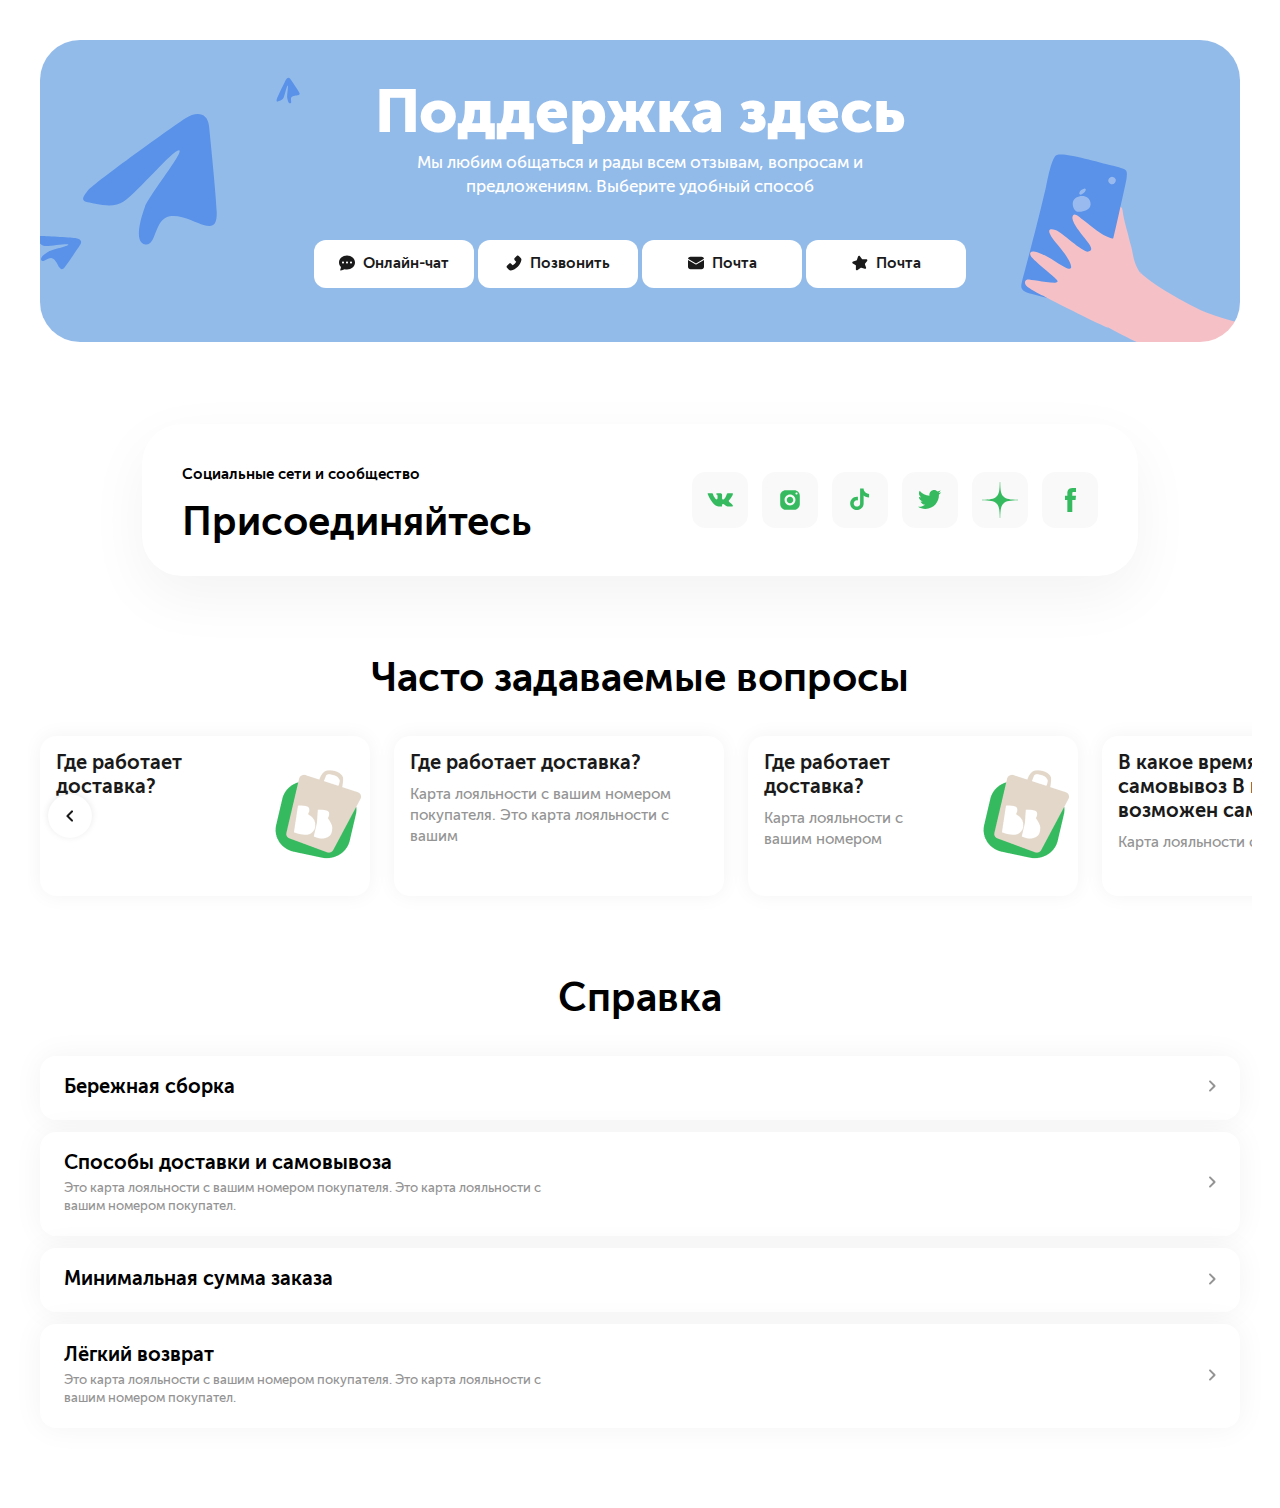
<file: index.html>
<!doctype html><html><head><meta charset="utf-8"/><meta name="viewport" content="width=device-width,user-scalable=no,initial-scale=1,maximum-scale=1,minimum-scale=1"><meta http-equiv="X-UA-Compatible" content="ie=edge"><title>Vkusvill</title><script defer="defer" src="main.js"></script><link href="main.css" rel="stylesheet"></head><body><svg xmlns="http://www.w3.org/2000/svg" style="display: none"><symbol id="online_chat" viewBox="0 0 16 16"><path d="M14.4 3.2H13.6V9.6C13.6 10.04 13.24 10.4 12.8 10.4H3.2V11.2C3.2 12.08 3.92 12.8 4.8 12.8H12.8L16 16V4.8C16 3.92 15.28 3.2 14.4 3.2ZM12 7.2V1.6C12 0.72 11.28 0 10.4 0H1.6C0.72 0 0 0.72 0 1.6V12L3.2 8.8H10.4C11.28 8.8 12 8.08 12 7.2Z"/></symbol><symbol id="online_chat_sm" viewBox="0 0 14 13"><path fill-rule="evenodd" clip-rule="evenodd" d="M14 6.09459C14 9.46054 10.8658 12.1892 7 12.1892C6.3067 12.1901 5.61626 12.1005 4.94637 11.9228C4.43537 12.1805 3.262 12.675 1.288 12.9971C1.113 13.025 0.98 12.8439 1.04912 12.682C1.35888 11.9541 1.63888 10.9842 1.72287 10.0996C0.651 9.0287 0 7.62694 0 6.09459C0 2.72863 3.13425 0 7 0C10.8658 0 14 2.72863 14 6.09459ZM4.375 6.09459C4.375 6.3255 4.28281 6.54695 4.11872 6.71023C3.95462 6.87351 3.73206 6.96524 3.5 6.96524C3.26794 6.96524 3.04538 6.87351 2.88128 6.71023C2.71719 6.54695 2.625 6.3255 2.625 6.09459C2.625 5.86367 2.71719 5.64222 2.88128 5.47894C3.04538 5.31566 3.26794 5.22393 3.5 5.22393C3.73206 5.22393 3.95462 5.31566 4.11872 5.47894C4.28281 5.64222 4.375 5.86367 4.375 6.09459ZM7.875 6.09459C7.875 6.3255 7.78281 6.54695 7.61872 6.71023C7.45462 6.87351 7.23206 6.96524 7 6.96524C6.76794 6.96524 6.54538 6.87351 6.38128 6.71023C6.21719 6.54695 6.125 6.3255 6.125 6.09459C6.125 5.86367 6.21719 5.64222 6.38128 5.47894C6.54538 5.31566 6.76794 5.22393 7 5.22393C7.23206 5.22393 7.45462 5.31566 7.61872 5.47894C7.78281 5.64222 7.875 5.86367 7.875 6.09459ZM10.5 6.96524C10.7321 6.96524 10.9546 6.87351 11.1187 6.71023C11.2828 6.54695 11.375 6.3255 11.375 6.09459C11.375 5.86367 11.2828 5.64222 11.1187 5.47894C10.9546 5.31566 10.7321 5.22393 10.5 5.22393C10.2679 5.22393 10.0454 5.31566 9.88128 5.47894C9.71719 5.64222 9.625 5.86367 9.625 6.09459C9.625 6.3255 9.71719 6.54695 9.88128 6.71023C10.0454 6.87351 10.2679 6.96524 10.5 6.96524Z"/></symbol><symbol id="call" viewBox="0 0 14 14"><path d="M12.894 2.55413L11.2138 0.875486C11.0953 0.75644 10.9544 0.661986 10.7993 0.597548C10.6441 0.53311 10.4778 0.49996 10.3098 0.5C9.96745 0.5 9.64562 0.634102 9.40424 0.875486L7.59625 2.6835C7.47721 2.80202 7.38276 2.9429 7.31832 3.09803C7.25388 3.25317 7.22073 3.41951 7.22077 3.5875C7.22077 3.92985 7.35487 4.2517 7.59625 4.49308L8.91832 5.81517C8.60885 6.49729 8.1786 7.11783 7.64831 7.64684C7.11936 8.17842 6.49889 8.61025 5.81667 8.9216L4.4946 7.59951C4.37608 7.48047 4.2352 7.38601 4.08007 7.32158C3.92493 7.25714 3.75859 7.22399 3.59061 7.22403C3.24826 7.22403 2.92642 7.35813 2.68504 7.59951L0.875481 9.40595C0.756291 9.52469 0.661757 9.66583 0.597317 9.82124C0.532877 9.97666 0.499804 10.1433 0.500001 10.3115C0.500001 10.6539 0.634101 10.9757 0.875481 11.2171L2.55252 12.8942C2.93746 13.2807 3.46913 13.5 4.015 13.5C4.13016 13.5 4.2406 13.4905 4.34946 13.4716C6.47612 13.1214 8.58544 11.9902 10.2877 10.2894C11.9884 8.59029 13.118 6.48252 13.473 4.34951C13.5803 3.69794 13.3641 3.02743 12.894 2.55413Z"/></symbol><symbol id="email" viewBox="0 0 14 11"><path d="M14 2.85408V8.88461C14 9.44565 13.7695 9.98371 13.3593 10.3804C12.9491 10.7771 12.3927 11 11.8125 11H2.1875C1.60734 11 1.05094 10.7771 0.640704 10.3804C0.230468 9.98371 0 9.44565 0 8.88461V2.85408L6.77775 6.71085C6.84508 6.74925 6.92183 6.7695 7 6.7695C7.07817 6.7695 7.15492 6.74925 7.22225 6.71085L14 2.85408ZM11.8125 2.61907e-08C12.3508 -8.18366e-05 12.8701 0.191744 13.2713 0.53878C13.6725 0.885816 13.9272 1.3637 13.9869 1.881L7 5.85538L0.0131251 1.881C0.0727635 1.3637 0.327533 0.885816 0.728696 0.53878C1.12986 0.191744 1.64925 -8.18366e-05 2.1875 2.61907e-08H11.8125Z"/></symbol><symbol id="review" viewBox="0 0 16 15"><path fill-rule="evenodd" clip-rule="evenodd" d="M10.8101 3.83127C10.4875 3.841 10.1801 3.69443 9.98451 3.4377L7.93552 0.747908C7.4055 0.0521323 6.3128 0.23425 6.03709 1.06431L4.97165 4.27197C4.86987 4.57839 4.6264 4.81682 4.31791 4.91216L1.03898 5.92556C0.156267 6.19837 -0.00636112 7.37764 0.769558 7.87919L3.45772 9.61681C3.74765 9.80421 3.92041 10.1279 3.91473 10.4731L3.86255 13.6432C3.84783 14.5372 4.85763 15.0665 5.58442 14.5458L8.46604 12.4813C8.71795 12.3008 9.0393 12.2473 9.33609 12.3364L12.7303 13.3559C13.5866 13.6131 14.3705 12.7851 14.0669 11.9442L12.9905 8.96207C12.8733 8.63735 12.9319 8.27514 13.1454 8.00391L15.1257 5.4889C15.6973 4.76304 15.1614 3.7001 14.2379 3.72794L10.8101 3.83127Z"/></symbol><symbol id="vk" viewBox="0 0 26 14"><path d="M23.1737 9.62652C25.1957 11.3914 25.616 12.0214 25.6847 12.1289C26.5226 13.4352 24.7555 13.5943 24.7555 13.5943H21.0315C21.0315 13.5943 20.1249 13.6041 19.3503 13.0993C18.0876 12.2862 16.7652 10.7098 15.836 10.9835C15.0559 11.2127 15.0631 12.2489 15.0631 13.1349C15.0631 13.4521 14.7856 13.5943 14.1593 13.5943C13.5329 13.5943 13.2725 13.5943 12.995 13.5943C10.955 13.5943 8.74134 12.9189 6.53314 10.6502C3.4093 7.44313 0.669615 0.982714 0.669615 0.982714C0.669615 0.982714 0.507819 0.657472 0.684077 0.459305C0.883837 0.237145 1.42707 0.265581 1.42707 0.265581L5.03811 0.264693C5.03811 0.264693 5.37797 0.327786 5.62202 0.496628C5.82359 0.635256 5.93567 0.90007 5.93567 0.90007C5.93567 0.90007 6.54218 2.8693 7.31501 4.12494C8.8245 6.57581 9.52682 6.63802 10.0393 6.37409C10.7877 5.99198 10.5437 3.38649 10.5437 3.38649C10.5437 3.38649 10.5771 2.26769 10.1867 1.76916C9.88566 1.38349 9.30989 1.17821 9.05861 1.14622C8.85523 1.12045 9.19509 0.770329 9.62806 0.570385C10.2065 0.317123 10.9938 0.252252 12.3515 0.264693C13.4081 0.274468 13.7127 0.336673 14.1249 0.42998C15.3714 0.712567 15.0631 1.45814 15.0631 4.07607C15.0631 4.91495 14.9456 6.09417 15.5892 6.48517C15.8667 6.65401 16.8176 6.86018 18.5097 4.15871C19.3132 2.87729 19.9523 0.751667 19.9523 0.751667C19.9523 0.751667 20.0842 0.517955 20.2894 0.402432C20.4991 0.284243 20.4928 0.286909 20.7802 0.286909C21.0677 0.286909 23.9502 0.264693 24.5829 0.264693C25.2147 0.264693 25.8077 0.257584 25.9098 0.621926C26.0562 1.14534 25.4434 2.93861 23.8905 4.88473C21.3388 8.0785 21.0559 7.77992 23.1737 9.62652Z"/></symbol><symbol id="insta" viewBox="0 0 20 20"><path fill-rule="evenodd" clip-rule="evenodd" d="M0.203552 5.6447C0.203552 2.63815 2.64169 0.200012 5.64824 0.200012H14.3598C17.3663 0.200012 19.8044 2.63815 19.8044 5.6447V14.3562C19.8044 17.3628 17.3663 19.8009 14.3598 19.8009H5.64824C2.64169 19.8009 0.203552 17.3628 0.203552 14.3562V5.6447ZM17.6175 3.46669C17.6175 2.8656 17.1297 2.37775 16.5286 2.37775C15.9275 2.37775 15.4396 2.8656 15.4396 3.46669C15.4396 4.06778 15.9275 4.55563 16.5286 4.55563C17.1297 4.55563 17.6175 4.06778 17.6175 3.46669ZM10.0072 4.55581C13.0137 4.55581 15.4518 6.99394 15.4518 10.0005C15.4518 13.0071 13.0137 15.4452 10.0072 15.4452C7.0006 15.4452 4.56246 13.0071 4.56246 10.0005C4.56246 6.99394 7.0006 4.55581 10.0072 4.55581ZM6.73503 9.99931C6.73503 8.1951 8.19764 6.73249 10.0019 6.73249C11.8061 6.73249 13.2687 8.1951 13.2687 9.99931C13.2687 11.8035 11.8061 13.2661 10.0019 13.2661C8.19764 13.2661 6.73503 11.8035 6.73503 9.99931Z"/></symbol><symbol id="spot" viewBox="0 0 20 23"><path d="M19.0541 5.93278C17.8245 5.93278 16.69 5.52543 15.7789 4.83824C14.734 4.05047 13.9833 2.89491 13.7182 1.56302C13.6525 1.23394 13.6172 0.894341 13.6138 0.546326H10.1012V10.1443L10.097 15.4016C10.097 16.8071 9.18176 17.9989 7.91299 18.418C7.54478 18.5396 7.14711 18.5973 6.73302 18.5746C6.20448 18.5455 5.70917 18.386 5.27868 18.1285C4.36256 17.5806 3.74143 16.5866 3.7246 15.4496C3.69809 13.6725 5.13476 12.2236 6.91061 12.2236C7.26115 12.2236 7.5978 12.2808 7.91299 12.3848V9.76138V8.81833C7.58055 8.76909 7.24221 8.74342 6.90009 8.74342C4.95633 8.74342 3.1384 9.55139 1.83892 11.007C0.85673 12.107 0.267585 13.5104 0.176689 14.982C0.0575975 16.9153 0.764991 18.753 2.13686 20.1089C2.33843 20.3079 2.5501 20.4926 2.77145 20.6631C3.94763 21.5682 5.38557 22.0589 6.90009 22.0589C7.24221 22.0589 7.58055 22.0337 7.91299 21.9844C9.32778 21.7749 10.6332 21.1272 11.6633 20.1089C12.9291 18.8578 13.6285 17.1968 13.6361 15.4289L13.618 7.57818C14.2219 8.04402 14.8821 8.42949 15.5908 8.72869C16.6929 9.1937 17.8615 9.42935 19.0642 9.42893V6.87836V5.93194C19.0651 5.93278 19.055 5.93278 19.0541 5.93278Z"/></symbol><symbol id="twit" viewBox="0 0 24 19"><path d="M23.3029 2.24153C22.4458 2.62158 21.5239 2.87862 20.557 2.99342C21.5442 2.40196 22.3018 1.46612 22.6594 0.349168C21.7357 0.897126 20.7121 1.29464 19.6237 1.5089C18.7517 0.580188 17.5092 -0.000213623 16.1334 -0.000213623C13.4938 -0.000213623 11.353 2.14064 11.353 4.78025C11.353 5.15495 11.3954 5.51966 11.4774 5.86975C7.50442 5.67046 3.98172 3.7674 1.62376 0.87431C1.21234 1.5802 0.97633 2.40196 0.97633 3.27791C0.97633 4.93605 1.82091 6.39989 3.10292 7.25694C2.31967 7.23234 1.58204 7.01737 0.937827 6.65836C0.937471 6.67868 0.93747 6.699 0.93747 6.71897C0.93747 9.03522 2.58598 10.9672 4.77247 11.406C4.37175 11.5158 3.94857 11.5739 3.51327 11.5739C3.20453 11.5739 2.90542 11.5444 2.61379 11.4887C3.222 13.3875 4.98709 14.7697 7.07946 14.8086C5.44307 16.0909 3.38207 16.855 1.14175 16.855C0.756719 16.855 0.375252 16.8325 0.00198364 16.7879C2.11646 18.1448 4.62986 18.9359 7.32937 18.9359C16.1224 18.9359 20.931 11.6517 20.931 5.33392C20.931 5.12678 20.9264 4.92036 20.9171 4.71572C21.8519 4.04192 22.6622 3.20019 23.3029 2.24153Z"/></symbol><symbol id="dzen" viewBox="0 0 36 36"><path fill-rule="evenodd" clip-rule="evenodd" d="M36.0009 18.1982V17.9993V17.8011C28.0305 17.5599 24.3857 17.3611 21.4787 14.5218C18.6402 11.6154 18.4405 7.97066 18.2 -0.00012207H18.001H17.8021C17.5616 7.97066 17.362 11.6154 14.5234 14.5218C11.6164 17.3611 7.97161 17.5599 0.00128174 17.8011V17.9993V18.1982C7.97161 18.4394 11.6164 18.6383 14.5234 21.4769C17.362 24.384 17.5616 28.0287 17.8021 35.9995H18.001H18.2C18.4405 28.0287 18.6402 24.384 21.4787 21.4769C24.3857 18.6383 28.0305 18.4394 36.0009 18.1982Z"/></symbol><symbol id="fb" viewBox="0 0 11 24"><path d="M10.5573 11.9766H7.29462V23.9996H2.35138V11.9766H0.000366211V7.75125H2.35138V5.01696C2.35138 3.06166 3.27478 -0.000152588 7.33862 -0.000152588L11.0002 0.0152561V4.11668H8.3435C7.90771 4.11668 7.29494 4.33569 7.29494 5.26843V7.75518H10.9892L10.5573 11.9766Z"/></symbol><symbol id="arrow_right" viewBox="0 0 8 12"><path d="M1.29 0.709999C0.899998 1.1 0.899998 1.73 1.29 2.12L5.17 6L1.29 9.88C0.899998 10.27 0.899998 10.9 1.29 11.29C1.68 11.68 2.31 11.68 2.7 11.29L7.29 6.7C7.68 6.31 7.68 5.68 7.29 5.29L2.7 0.699999C2.32 0.319999 1.68 0.319999 1.29 0.709999Z"/></symbol></svg><div class="container"><div class="main-banner mt-5"><h1 class="main-banner__heading">Поддержка здесь</h1><p class="main-banner__text">Мы любим общаться и рады всем отзывам, вопросам и предложениям. Выберите удобный способ</p><div class="main-banner__buttons"><button class="button button_white main-banner__item"><svg><use xlink:href="#online_chat_sm"/></svg> Онлайн-чат</button> <button class="button button_white main-banner__item"><svg><use xlink:href="#call"/></svg> Позвонить</button> <button class="button button_white main-banner__item"><svg><use xlink:href="#email"/></svg> Почта</button> <button class="button button_white main-banner__item"><svg><use xlink:href="#review"/></svg> Почта</button></div></div><div class="socs mb-10"><div class="socs__wrap"><div class="col-6 col-md-12"><div class="socs__text">Социальные сети и сообщество</div><h2 class="socs__heading">Присоединяйтесь</h2></div><div class="col-6 col-md-12 flex align-center justify-end justify-start-md"><div class="socs__icons"><div class="socs__item"><a href="#" class="soc-media"><svg class="socs__icons_vk"><use xlink:href="#vk"/></svg></a></div><div class="socs__item"><a href="#" class="soc-media"><svg class="socs__icons_insta"><use xlink:href="#insta"/></svg></a></div><div class="socs__item"><a href="#" class="soc-media"><svg class="socs__icons_spot"><use xlink:href="#spot"/></svg></a></div><div class="socs__item"><a href="#" class="soc-media"><svg class="socs__icons_twit"><use xlink:href="#twit"/></svg></a></div><div class="socs__item"><a href="#" class="soc-media"><svg class="socs__icons_dzen"><use xlink:href="#dzen"/></svg></a></div><div class="socs__item"><a href="#" class="soc-media"><svg class="socs__icons_fb"><use xlink:href="#fb"/></svg></a></div></div></div></div></div><div class="faq-block"><h2 class="faq-block__heading">Часто задаваемые вопросы</h2><div class="carousel pure-js-carousel"><div class="carousel-slide"><a href="#" class="faq faq_bg"><div class="faq__heading">Где работает доставка?</div></a></div><div class="carousel-slide"><a href="#" class="faq"><div class="faq__heading">Где работает доставка?</div><div class="faq__text">Карта лояльности с вашим номером покупателя. Это карта лояльности с вашим</div></a></div><div class="carousel-slide"><a href="#" class="faq faq_bg"><div class="faq__heading">Где работает доставка?</div><div class="faq__text">Карта лояльности с вашим номером</div></a></div><div class="carousel-slide"><a href="#" class="faq"><div class="faq__heading">В какое время возможен самовывоз В какое время возможен самовывоз?</div><div class="faq__text">Карта лояльности с вашим</div></a></div><div class="carousel-slide"><a href="#" class="faq faq_bg"><div class="faq__heading">Где работает доставка?</div></a></div><div class="carousel-slide"><a href="#" class="faq"><div class="faq__heading">Где работает доставка?</div><div class="faq__text">Карта лояльности с вашим номером покупателя. Это карта лояльности с вашим</div></a></div><div class="carousel-slide"><a href="#" class="faq faq_bg"><div class="faq__heading">Где работает доставка?</div><div class="faq__text">Карта лояльности с вашим номером</div></a></div><div class="carousel-slide"><a href="#" class="faq"><div class="faq__heading">В какое время возможен самовывоз В какое время возможен самовывоз?</div><div class="faq__text">Карта лояльности с вашим</div></a></div></div></div><div class="reference-block mb-10"><h2 class="reference-block__heading ac mb-4">Справка</h2><div class="reference"><div class="flex flex-col"><div class="reference__heading">Бережная сборка</div></div><div><svg class="reference__svg"><use xlink:href="#arrow_right"/></svg></div></div><div class="reference"><div class="flex flex-col"><div class="reference__heading">Способы доставки и самовывоза</div><div class="reference__text">Это карта лояльности с вашим номером покупателя. Это карта лояльности с вашим номером покупател.</div></div><div><svg class="reference__svg"><use xlink:href="#arrow_right"/></svg></div></div><div class="reference"><div class="flex flex-col"><div class="reference__heading">Минимальная сумма заказа</div></div><div><svg class="reference__svg"><use xlink:href="#arrow_right"/></svg></div></div><div class="reference"><div class="flex flex-col"><div class="reference__heading">Лёгкий возврат</div><div class="reference__text">Это карта лояльности с вашим номером покупателя. Это карта лояльности с вашим номером покупател.</div></div><div><svg class="reference__svg"><use xlink:href="#arrow_right"/></svg></div></div></div></div></body></html>
</file>
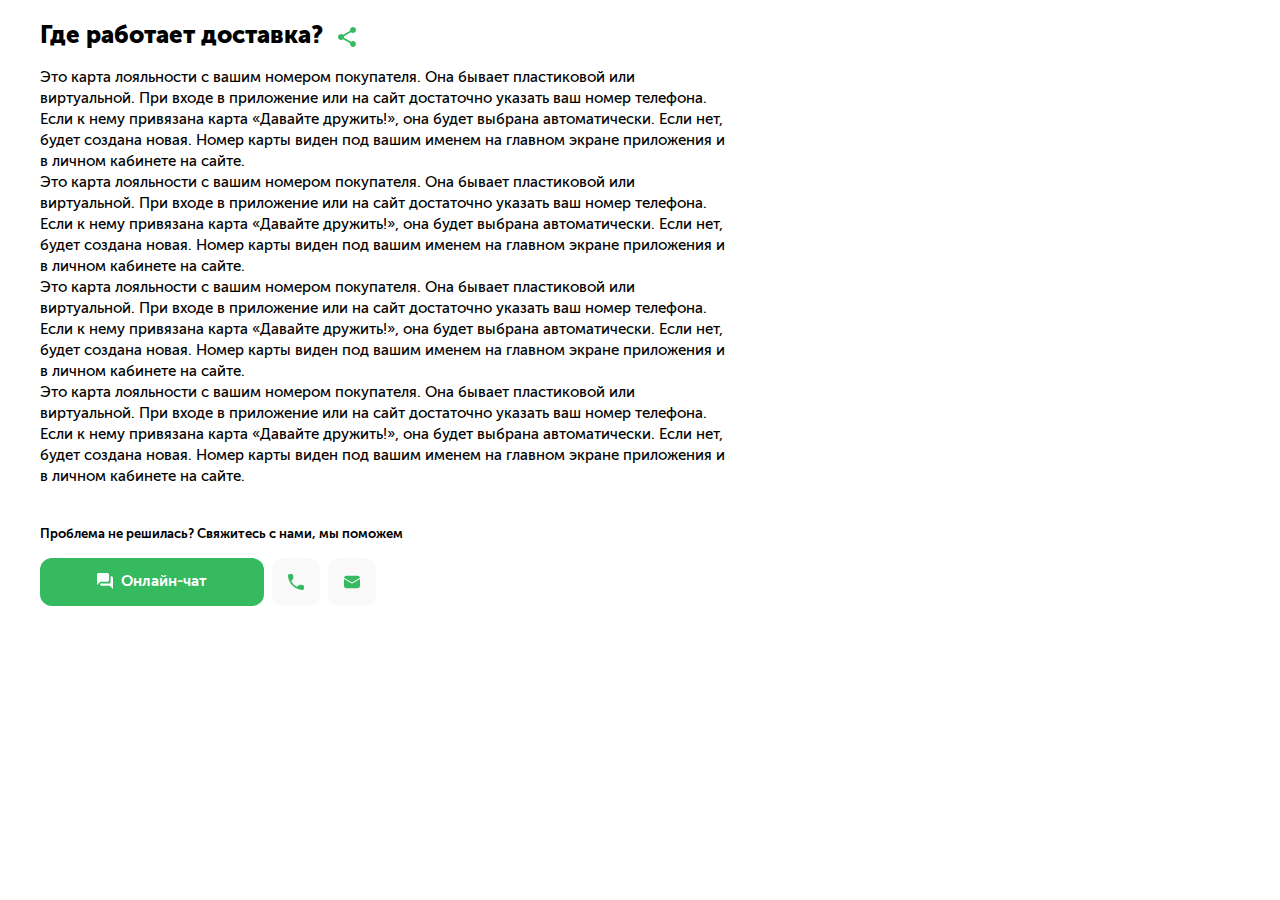
<file: faq.html>
<!doctype html><html lang="en"><head><meta charset="UTF-8"><meta name="viewport" content="width=device-width,user-scalable=no,initial-scale=1,maximum-scale=1,minimum-scale=1"><meta http-equiv="X-UA-Compatible" content="ie=edge"><title>Vkusvill</title><script defer="defer" src="main.js"></script><link href="main.css" rel="stylesheet"></head><body><svg xmlns="http://www.w3.org/2000/svg" style="display: none"><symbol id="share" viewBox="0 0 18 20"><path d="M15 14.08C14.24 14.08 13.56 14.38 13.04 14.85L5.91 10.7C5.96 10.47 6 10.24 6 10C6 9.76 5.96 9.53 5.91 9.3L12.96 5.19C13.5 5.69 14.21 6 15 6C16.66 6 18 4.66 18 3C18 1.34 16.66 0 15 0C13.34 0 12 1.34 12 3C12 3.24 12.04 3.47 12.09 3.7L5.04 7.81C4.5 7.31 3.79 7 3 7C1.34 7 0 8.34 0 10C0 11.66 1.34 13 3 13C3.79 13 4.5 12.69 5.04 12.19L12.16 16.35C12.11 16.56 12.08 16.78 12.08 17C12.08 18.61 13.39 19.92 15 19.92C16.61 19.92 17.92 18.61 17.92 17C17.92 15.39 16.61 14.08 15 14.08Z"/></symbol><symbol id="online_chat" viewBox="0 0 16 16"><path d="M14.4 3.2H13.6V9.6C13.6 10.04 13.24 10.4 12.8 10.4H3.2V11.2C3.2 12.08 3.92 12.8 4.8 12.8H12.8L16 16V4.8C16 3.92 15.28 3.2 14.4 3.2ZM12 7.2V1.6C12 0.72 11.28 0 10.4 0H1.6C0.72 0 0 0.72 0 1.6V12L3.2 8.8H10.4C11.28 8.8 12 8.08 12 7.2Z"/></symbol><symbol id="call" width="16" height="16" viewBox="0 0 16 16"><path d="M14.4323 10.9109L12.17 10.6526C11.6267 10.5903 11.0923 10.7773 10.7093 11.1603L9.07041 12.7992C6.54978 11.5166 4.4834 9.45909 3.20082 6.92954L4.84858 5.28177C5.23157 4.89878 5.41862 4.36436 5.35627 3.82104L5.09797 1.57652C4.99109 0.676922 4.23401 0 3.32551 0H1.78464C0.778165 0 -0.0590758 0.837245 0.0032719 1.84372C0.475333 9.45018 6.55869 15.5247 14.1562 15.9967C15.1627 16.0591 15.9999 15.2218 15.9999 14.2154V12.6745C16.0088 11.7749 15.3319 11.0178 14.4323 10.9109Z"/></symbol><symbol id="email" viewBox="0 0 14 11"><path d="M14 2.85408V8.88461C14 9.44565 13.7695 9.98371 13.3593 10.3804C12.9491 10.7771 12.3927 11 11.8125 11H2.1875C1.60734 11 1.05094 10.7771 0.640704 10.3804C0.230468 9.98371 0 9.44565 0 8.88461V2.85408L6.77775 6.71085C6.84508 6.74925 6.92183 6.7695 7 6.7695C7.07817 6.7695 7.15492 6.74925 7.22225 6.71085L14 2.85408ZM11.8125 2.61907e-08C12.3508 -8.18366e-05 12.8701 0.191744 13.2713 0.53878C13.6725 0.885816 13.9272 1.3637 13.9869 1.881L7 5.85538L0.0131251 1.881C0.0727635 1.3637 0.327533 0.885816 0.728696 0.53878C1.12986 0.191744 1.64925 -8.18366e-05 2.1875 2.61907e-08H11.8125Z"/></symbol></svg><article class="container faq-page"><h1 class="faq-page__heading mb-2">Где работает доставка? <a href="#" class="faq-page__share"><svg class="faq-page__svg"><use xlink:href="#share"/></svg></a></h1><div class="faq-page__text mb-5"><p>Это карта лояльности с вашим номером покупателя. Она бывает пластиковой или виртуальной. При входе в приложение или на сайт достаточно указать ваш номер телефона. Если к нему привязана карта «Давайте дружить!», она будет выбрана автоматически. Если нет, будет создана новая. Номер карты виден под вашим именем на главном экране приложения и в личном кабинете на сайте.</p><p>Это карта лояльности с вашим номером покупателя. Она бывает пластиковой или виртуальной. При входе в приложение или на сайт достаточно указать ваш номер телефона. Если к нему привязана карта «Давайте дружить!», она будет выбрана автоматически. Если нет, будет создана новая. Номер карты виден под вашим именем на главном экране приложения и в личном кабинете на сайте.</p><p>Это карта лояльности с вашим номером покупателя. Она бывает пластиковой или виртуальной. При входе в приложение или на сайт достаточно указать ваш номер телефона. Если к нему привязана карта «Давайте дружить!», она будет выбрана автоматически. Если нет, будет создана новая. Номер карты виден под вашим именем на главном экране приложения и в личном кабинете на сайте.</p><p>Это карта лояльности с вашим номером покупателя. Она бывает пластиковой или виртуальной. При входе в приложение или на сайт достаточно указать ваш номер телефона. Если к нему привязана карта «Давайте дружить!», она будет выбрана автоматически. Если нет, будет создана новая. Номер карты виден под вашим именем на главном экране приложения и в личном кабинете на сайте.</p></div><div class="faq-page__info mb-2">Проблема не решилась? Свяжитесь с нами, мы поможем</div><div class="faq-page__btns flex"><button class="button mr-1"><svg><use xlink:href="#online_chat"/></svg> Онлайн-чат</button> <a href="" class="button button_gray button_icon mr-1"><svg><use xlink:href="#call"/></svg> </a><a href="" class="button button_gray button_icon"><svg><use xlink:href="#email"/></svg></a></div></article></body></html>
</file>
<file: main.css>
/*! normalize.css v8.0.1 | MIT License | github.com/necolas/normalize.css */html{line-height:1.15;-webkit-text-size-adjust:100%}body{margin:0}main{display:block}h1{font-size:2em;margin:.67em 0}hr{box-sizing:content-box;height:0;overflow:visible}pre{font-family:monospace,monospace;font-size:1em}a{background-color:transparent}abbr[title]{border-bottom:none;text-decoration:underline;text-decoration:underline dotted}b,strong{font-weight:bolder}code,kbd,samp{font-family:monospace,monospace;font-size:1em}small{font-size:80%}sub,sup{font-size:75%;line-height:0;position:relative;vertical-align:baseline}sub{bottom:-0.25em}sup{top:-0.5em}img{border-style:none}button,input,optgroup,select,textarea{font-family:inherit;font-size:100%;line-height:1.15;margin:0}button,input{overflow:visible}button,select{text-transform:none}button,[type=button],[type=reset],[type=submit]{-webkit-appearance:button}button::-moz-focus-inner,[type=button]::-moz-focus-inner,[type=reset]::-moz-focus-inner,[type=submit]::-moz-focus-inner{border-style:none;padding:0}button:-moz-focusring,[type=button]:-moz-focusring,[type=reset]:-moz-focusring,[type=submit]:-moz-focusring{outline:1px dotted ButtonText}fieldset{padding:.35em .75em .625em}legend{box-sizing:border-box;color:inherit;display:table;max-width:100%;padding:0;white-space:normal}progress{vertical-align:baseline}textarea{overflow:auto}[type=checkbox],[type=radio]{box-sizing:border-box;padding:0}[type=number]::-webkit-inner-spin-button,[type=number]::-webkit-outer-spin-button{height:auto}[type=search]{-webkit-appearance:textfield;outline-offset:-2px}[type=search]::-webkit-search-decoration{-webkit-appearance:none}::-webkit-file-upload-button{-webkit-appearance:button;font:inherit}details{display:block}summary{display:list-item}template{display:none}[hidden]{display:none}
@font-face{font-family:"MuseoSansCyrl";src:url(c47982330da7d99e42d2.eot);src:url(c47982330da7d99e42d2.eot?#iefix) format("embedded-opentype"),url(7733fb6229c237c72292.woff2) format("woff2"),url(25bff898b6d82c2fc7ab.woff) format("woff"),url(36408055524ab44a9cad.ttf) format("truetype"),url(8a461a5eb0399a7c7fcb.svg#MuseoSansCyrl-500) format("svg");font-weight:normal;font-style:normal;font-display:swap}@font-face{font-family:"MuseoSansCyrl";src:url(dcfe2e3cb6ce11ec94a7.eot);src:url(dcfe2e3cb6ce11ec94a7.eot?#iefix) format("embedded-opentype"),url(aa9db36a4c010356f121.woff2) format("woff2"),url(510f7456c7737922b0af.woff) format("woff"),url(f8bad382d305748665bd.ttf) format("truetype"),url(11a85b06cc03d2a4c913.svg#MuseoSansCyrl-700) format("svg");font-weight:700;font-style:normal;font-display:swap}@font-face{font-family:"MuseoSansCyrl";src:url(2679ae55111a3c00cbb6.eot);src:url(2679ae55111a3c00cbb6.eot?#iefix) format("embedded-opentype"),url(c58c8df7813ee9708883.woff2) format("woff2"),url(ad2b4957abd3c7c90957.woff) format("woff"),url(f7c55750ddc139dd7db4.ttf) format("truetype"),url(3efbb39ddbcee7e6b929.svg#MuseoSansCyrl-900) format("svg");font-weight:900;font-style:normal;font-display:swap}

.container{width:1280px;margin:0 auto;padding-right:40px;padding-left:40px;box-sizing:border-box}@media(max-width: 1280px){.container{width:100%}}@media(max-width: 768px){.container{padding-left:20px;padding-right:20px}}.col-1{width:8.3333333333%}.col-2{width:16.6666666667%}.col-3{width:25%}.col-4{width:33.3333333333%}.col-5{width:41.6666666667%}.col-6{width:50%}.col-7{width:58.3333333333%}.col-8{width:66.6666666667%}.col-9{width:75%}.col-10{width:83.3333333333%}.col-11{width:91.6666666667%}.col-12{width:100%}@media(max-width: 1280px){.col-lg-1{width:8.3333333333%}.col-lg-2{width:16.6666666667%}.col-lg-3{width:25%}.col-lg-4{width:33.3333333333%}.col-lg-5{width:41.6666666667%}.col-lg-6{width:50%}.col-lg-7{width:58.3333333333%}.col-lg-8{width:66.6666666667%}.col-lg-9{width:75%}.col-lg-10{width:83.3333333333%}.col-lg-11{width:91.6666666667%}.col-lg-12{width:100%}}@media(max-width: 991px){.col-md-1{width:8.3333333333%}.col-md-2{width:16.6666666667%}.col-md-3{width:25%}.col-md-4{width:33.3333333333%}.col-md-5{width:41.6666666667%}.col-md-6{width:50%}.col-md-7{width:58.3333333333%}.col-md-8{width:66.6666666667%}.col-md-9{width:75%}.col-md-10{width:83.3333333333%}.col-md-11{width:91.6666666667%}.col-md-12{width:100%}}@media(max-width: 768px){.col-sm-1{width:8.3333333333%}.col-sm-2{width:16.6666666667%}.col-sm-3{width:25%}.col-sm-4{width:33.3333333333%}.col-sm-5{width:41.6666666667%}.col-sm-6{width:50%}.col-sm-7{width:58.3333333333%}.col-sm-8{width:66.6666666667%}.col-sm-9{width:75%}.col-sm-10{width:83.3333333333%}.col-sm-11{width:91.6666666667%}.col-sm-12{width:100%}}@media(max-width: 567px){.col-xs-1{width:8.3333333333%}.col-xs-2{width:16.6666666667%}.col-xs-3{width:25%}.col-xs-4{width:33.3333333333%}.col-xs-5{width:41.6666666667%}.col-xs-6{width:50%}.col-xs-7{width:58.3333333333%}.col-xs-8{width:66.6666666667%}.col-xs-9{width:75%}.col-xs-10{width:83.3333333333%}.col-xs-11{width:91.6666666667%}}.cell{padding:0 8px;box-sizing:border-box}.ungutter{margin-right:-8px;margin-left:-8px}.ac{text-align:center}.flex{display:flex}.flex-col{flex-direction:column}.flex-wrap{flex-wrap:wrap}.align-center{align-items:center}.justify-between{justify-content:space-between}@media(max-width: 768px){.justify-between-sm{justify-content:space-between}}.justify-center{justify-content:center}@media(max-width: 768px){.justify-center-sm{justify-content:center}}.justify-end{justify-content:flex-end}.justify-start{justify-content:flex-start}@media(max-width: 1280px){.justify-start-lg{justify-content:flex-start}}@media(max-width: 991px){.justify-start-md{justify-content:flex-start}}.mt-0{margin-top:0px !important}.mt-1{margin-top:8px !important}.mt-2{margin-top:16px !important}.mt-3{margin-top:24px !important}.mt-4{margin-top:32px !important}.mt-5{margin-top:40px !important}.mt-6{margin-top:48px !important}.mt-7{margin-top:56px !important}.mt-8{margin-top:64px !important}.mt-9{margin-top:72px !important}.mt-10{margin-top:80px !important}.mb-0{margin-bottom:0px !important}.mb-1{margin-bottom:8px !important}.mb-2{margin-bottom:16px !important}.mb-3{margin-bottom:24px !important}.mb-4{margin-bottom:32px !important}.mb-5{margin-bottom:40px !important}.mb-6{margin-bottom:48px !important}.mb-7{margin-bottom:56px !important}.mb-8{margin-bottom:64px !important}.mb-9{margin-bottom:72px !important}.mb-10{margin-bottom:80px !important}.mr-0{margin-right:0px !important}.mr-1{margin-right:8px !important}.mr-2{margin-right:16px !important}.mr-3{margin-right:24px !important}.mr-4{margin-right:32px !important}.mr-5{margin-right:40px !important}.mr-6{margin-right:48px !important}.mr-7{margin-right:56px !important}.mr-8{margin-right:64px !important}.mr-9{margin-right:72px !important}.mr-10{margin-right:80px !important}.ml-0{margin-left:0px !important}.ml-1{margin-left:8px !important}.ml-2{margin-left:16px !important}.ml-3{margin-left:24px !important}.ml-4{margin-left:32px !important}.ml-5{margin-left:40px !important}.ml-6{margin-left:48px !important}.ml-7{margin-left:56px !important}.ml-8{margin-left:64px !important}.ml-9{margin-left:72px !important}.ml-10{margin-left:80px !important}
body{font-family:"MuseoSansCyrl",Helvetica,Arial,sans-serif;font-weight:500;font-size:15px;line-height:140%;background-color:#fff;box-sizing:border-box}h1{font-size:60px;line-height:120%;font-weight:900;margin:0}@media(max-width: 991px){h1{font-size:40px}}h2{font-size:40px;line-height:120%;font-weight:700;margin:0}@media(max-width: 991px){h2{font-size:26px}}p{margin:0}
.button{display:flex;justify-content:center;padding-top:15px;padding-bottom:15px;width:224px;border-radius:12px;font-size:15px;line-height:120%;font-weight:700;background-color:#36ba5f;color:#fff;border:none}.button:hover{cursor:pointer}.button svg{width:16px;height:16px;margin-right:8px;fill:#fff}.button_white{background-color:#fff;color:#1a1a1a}.button_white svg{fill:#1a1a1a}.button_gray{background-color:#f9f9f9;color:#1a1a1a}.button_gray svg{fill:#36ba5f}.button_icon{display:flex;align-items:center;justify-content:center;width:48px;height:48px;padding:0}.button_icon svg{margin:0}.soc-media{width:56px;height:56px;display:flex;align-items:center;justify-content:center;border:none;border-radius:13.3311px;background-color:#f9f9f9}.soc-media svg{fill:#36ba5f}
.main-banner{display:flex;flex-direction:column;align-items:center;padding:40px 16px 50px;margin-bottom:82px;border-radius:40px;background-image:url([data-uri]),url([data-uri]);background-repeat:no-repeat;background-position:0 37px,100% 80px;background-color:#93bbea;color:#fff}@media(max-width: 768px){.main-banner{padding:20px 24px;background-image:url([data-uri])}}.main-banner__heading{text-align:center}.main-banner__text{max-width:553px;text-align:center;font-size:17px;line-height:140%;margin-top:0;margin-bottom:40px}.main-banner__buttons{display:flex;flex-wrap:wrap;justify-content:center}.main-banner__item{width:160px;margin:0 2px 4px 2px}
.socs{max-width:996px;margin:0 auto;border-radius:40px;background-color:#fff;box-shadow:0px 20px 60px rgba(26,26,26,.05)}@media(max-width: 991px){.socs__heading{margin-bottom:16px}}.socs__wrap{display:flex;flex-wrap:wrap;padding:42px 40px 28px}@media(max-width: 768px){.socs__wrap{padding:20px 24px}}.socs__text{font-weight:700;font-size:15px;line-height:120%;margin-bottom:16px}.socs__item{margin:0 14px 14px 0}@media(max-width: 991px){.socs__item:first-child{margin-left:0}}.socs__item:last-child{margin-right:0}.socs__icons{display:flex;flex-wrap:wrap}.socs__icons_vk{width:26px;height:14px}.socs__icons_insta{width:20px;height:20px}.socs__icons_spot{width:20px;height:23px}.socs__icons_twit{width:24px;height:19px}.socs__icons_dzen{width:36px;height:36px}.socs__icons_fb{width:11px;height:24px}
.faq{display:block;min-height:160px;padding:16px;background-color:#fff;box-shadow:0px 0px 20px rgba(0,0,0,.05);border-radius:16px;text-decoration:none;color:#1a1a1a;box-sizing:border-box}.faq__heading{margin-bottom:8px;font-weight:700;font-size:20px;line-height:120%}.faq__text{font-size:15px;line-height:140%;color:#949494}.faq_bg{background-image:url([data-uri]);background-repeat:no-repeat;background-position:right center}.faq_bg .faq__heading{max-width:150px}.faq_bg .faq__text{max-width:150px}
.pure-js-carousel{overflow:hidden;position:relative}.pure-js-carousel-list:before,.pure-js-carousel-list:after{content:"";display:table}.pure-js-carousel-list:after{clear:both}.carousel{padding:20px 0}.carousel-slide{float:left;width:282px;padding:0 12px}@media(max-width: 1280px){.carousel-slide{width:330px}}@media(max-width: 991px){.carousel-slide{width:500px}}@media(max-width: 768px){.carousel-slide{width:320px}}.purejscarousel-dots-container{display:none}.purejscarousel-btn{position:absolute;top:50%;right:20px;width:44px;height:44px;margin-top:-22px;border-radius:50%;background-color:#fff;box-shadow:0px 1px 7px rgba(0,0,0,.09);z-index:10;border:none;background-image:url([data-uri]);background-repeat:no-repeat;background-position:center}.purejscarousel-btn:disabled{display:none}.purejscarousel-btn-next{left:20px;transform:rotate(180deg)}
.faq-block{margin:0 -12px 60px;overflow:hidden}.faq-block__heading{margin-bottom:12px;text-align:center}
.reference{display:flex;margin-bottom:12px;align-items:center;justify-content:space-between;padding:20px 24px;background:#fff;box-shadow:0px 0px 30px rgba(0,0,0,.05);border-radius:16px}.reference:last-child{margin-bottom:0}.reference__heading{font-weight:700;font-size:20px;line-height:120%}@media(max-width: 768px){.reference__heading{font-size:16px}}.reference__text{max-width:496px;margin-top:4px;color:#949494;font-size:13px;line-height:140%}@media(max-width: 768px){.reference__text{max-width:70%}}.reference__svg{width:8px;height:12px;fill:#949494}
.faq-page{padding-top:22px}.faq-page__heading{display:flex;align-items:center;font-size:24px;line-height:120%;font-weight:900}.faq-page__text{max-width:690px}.faq-page__info{font-size:13px;line-height:120%;font-weight:700}.faq-page__share{padding-left:15px}.faq-page__svg{width:18px;height:20px;fill:#36ba5f;vertical-align:middle}
</file>
